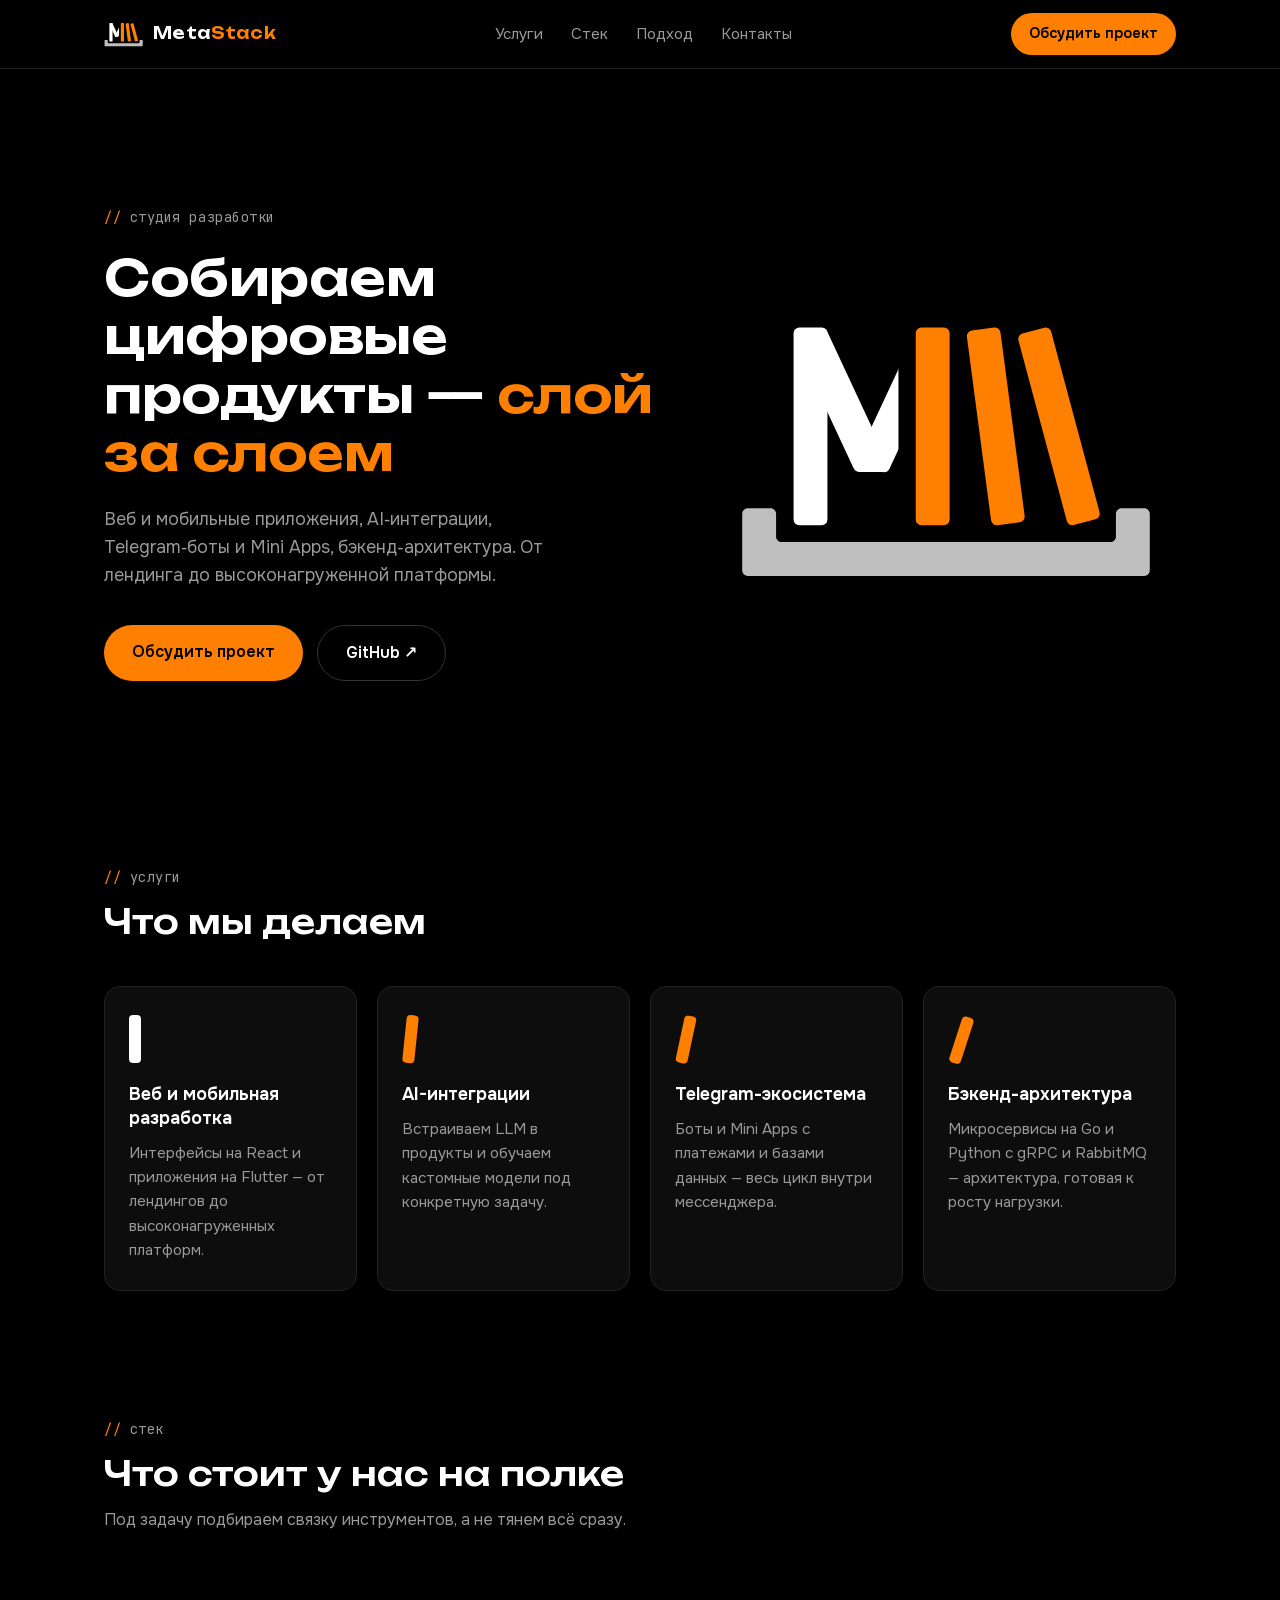
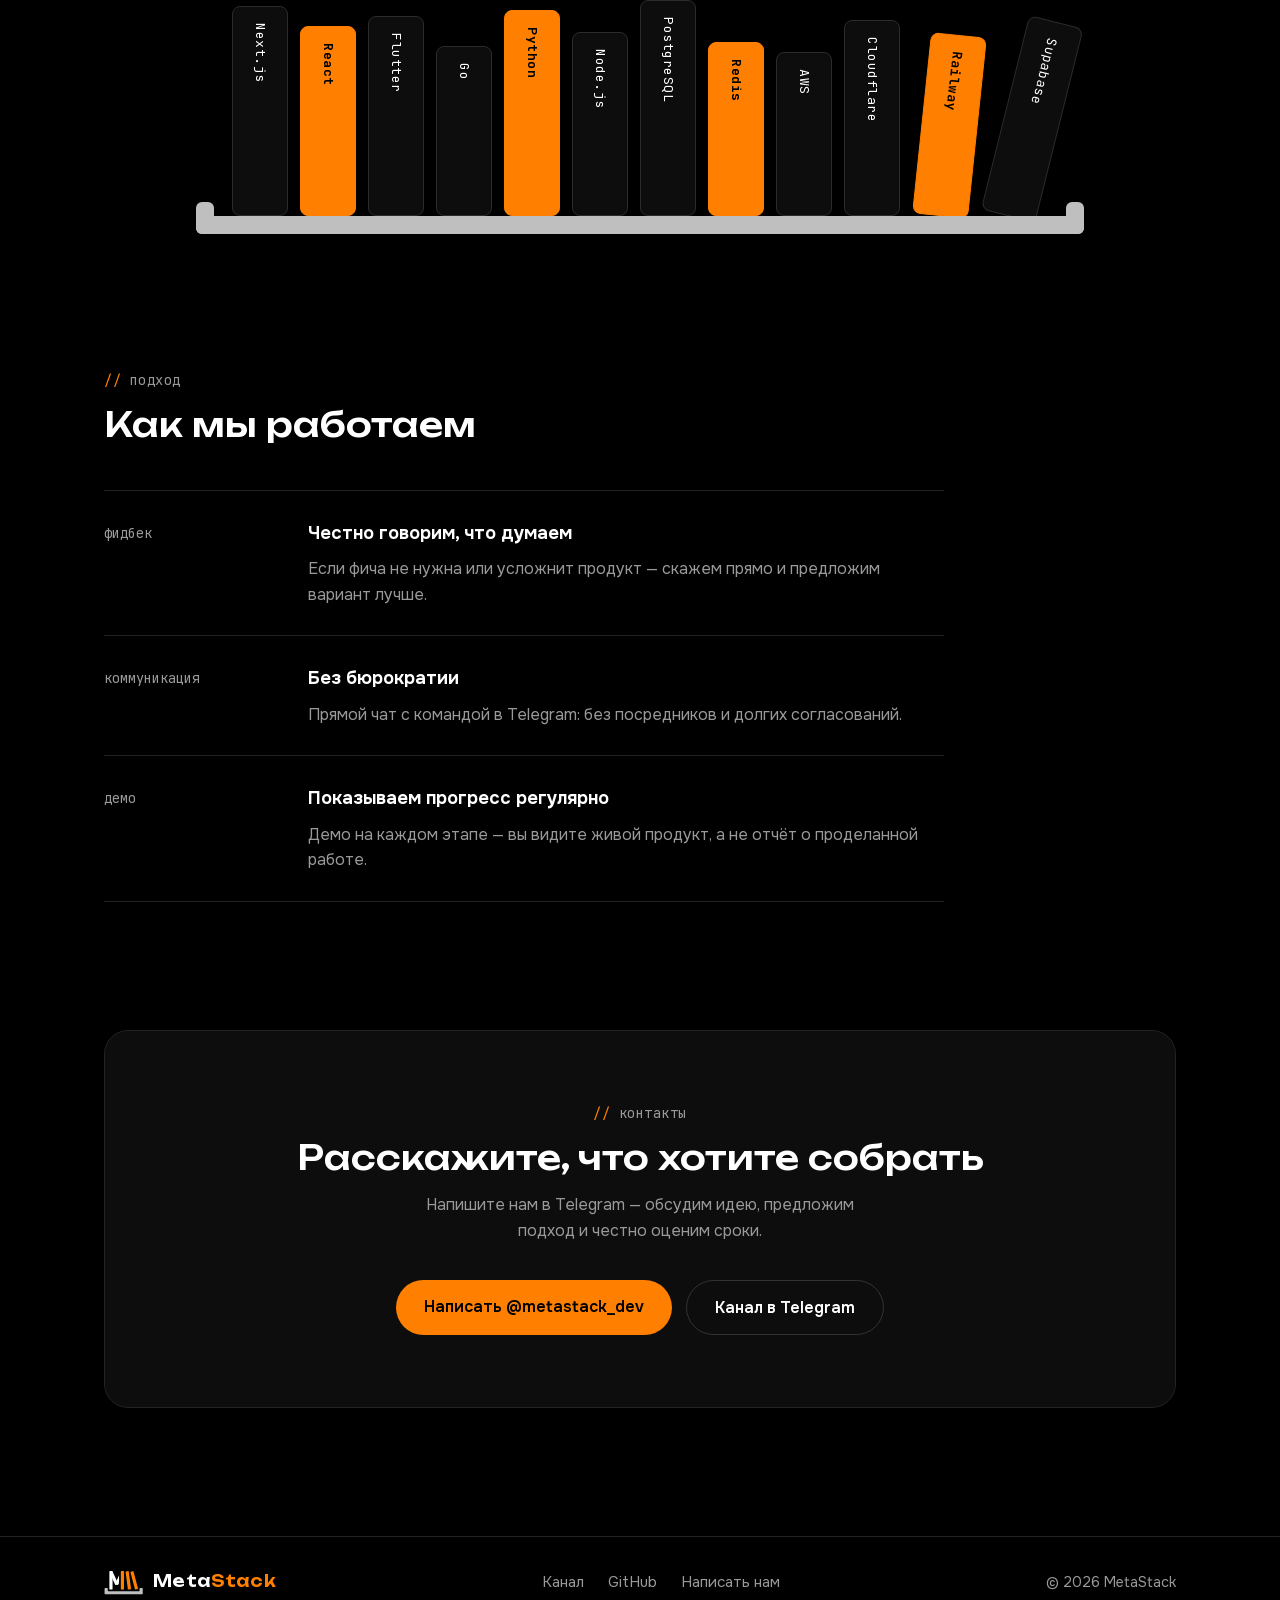
<file: index.html>
<!DOCTYPE html><html lang="ru" class="unbounded_3cfb72a9-module__ENXcxq__variable onest_1b317755-module__SE2-gW__variable jetbrains_mono_e611ac09-module__QwdL6G__variable"><head><meta charSet="utf-8"/><meta name="viewport" content="width=device-width, initial-scale=1"/><link rel="preload" href="/_next/static/media/16d91c780434f2ce-s.p.0shchh0jtv0ui.woff2" as="font" crossorigin="" type="font/woff2"/><link rel="preload" href="/_next/static/media/4e1c87b7aa9e2f2f-s.p.3o02-8iknf6dl.woff2" as="font" crossorigin="" type="font/woff2"/><link rel="preload" href="/_next/static/media/70bc3e132a0a741e-s.p.3t6q91iet4nsy.woff2" as="font" crossorigin="" type="font/woff2"/><link rel="preload" href="/_next/static/media/8800dfc60902df36-s.p.3nasnllvo8ig4.woff2" as="font" crossorigin="" type="font/woff2"/><link rel="preload" href="/_next/static/media/b59689b1142d37ce-s.p.1bk8_xp319hr4.woff2" as="font" crossorigin="" type="font/woff2"/><link rel="preload" href="/_next/static/media/cc545e633e20c56d-s.p.176arc174-8zp.woff2" as="font" crossorigin="" type="font/woff2"/><link rel="stylesheet" href="/_next/static/chunks/3gf7g391_38cg.css" data-precedence="next"/><link rel="stylesheet" href="/_next/static/chunks/12_fhxcajns3x.css" data-precedence="next"/><link rel="preload" as="script" fetchPriority="low" href="/_next/static/chunks/1jq4o6yq14o4c.js"/><script src="/_next/static/chunks/2ckqm4grawju5.js" async=""></script><script src="/_next/static/chunks/3rxl-jt3pdxgx.js" async=""></script><script src="/_next/static/chunks/turbopack-0d8oeaxqa4-xi.js" async=""></script><script src="/_next/static/chunks/158myu8e_yme3.js" async=""></script><script src="/_next/static/chunks/2gswy21j2bsqd.js" async=""></script><meta name="next-size-adjust" content=""/><title>MetaStack — студия разработки</title><meta name="description" content="Веб и мобильные приложения, AI-интеграции, Telegram-боты и Mini Apps, бэкенд-архитектура. От лендинга до высоконагруженной платформы."/><meta property="og:title" content="MetaStack — студия разработки"/><meta property="og:description" content="Веб и мобильные приложения, AI-интеграции, Telegram-боты и Mini Apps, бэкенд-архитектура."/><meta property="og:locale" content="ru_RU"/><meta property="og:type" content="website"/><meta name="twitter:card" content="summary"/><meta name="twitter:title" content="MetaStack — студия разработки"/><meta name="twitter:description" content="Веб и мобильные приложения, AI-интеграции, Telegram-боты и Mini Apps, бэкенд-архитектура."/><link rel="icon" href="/favicon.ico?favicon.1-xa65czxzdia.ico" sizes="256x256" type="image/x-icon"/><link rel="icon" href="/icon.svg?icon.0lqdyhl_33fes.svg" sizes="any" type="image/svg+xml"/><link rel="apple-touch-icon" href="/apple-icon.png?apple-icon.3y0b7rc1gnjov.png" sizes="180x180" type="image/png"/><script src="/_next/static/chunks/0cz1d0mv5g_q7.js" noModule=""></script></head><body><div hidden=""><!--$--><!--/$--></div><header class="page-module__E0kJGG__header"><div class="page-module__E0kJGG__container page-module__E0kJGG__headerInner"><a href="#top" class="page-module__E0kJGG__brand"><svg viewBox="70 126 372 246" fill="none" xmlns="http://www.w3.org/2000/svg" class="page-module__E0kJGG__brandMark" aria-hidden="true"><g><rect x="120.985" y="145.979" width="30" height="175" rx="5" fill="#fff"></rect><path d="M127.708 170.952C124.207 163.444 127.455 154.519 134.963 151.018L144.026 146.792C146.529 145.625 149.504 146.708 150.671 149.211L201.151 257.465C202.318 259.968 201.235 262.943 198.733 264.11L180.606 272.562C178.104 273.729 175.129 272.647 173.962 270.144L127.708 170.952Z" fill="#fff"></path><path d="M174.288 247.979C174.288 245.218 176.527 242.979 179.288 242.979H191.166C193.112 242.979 194.882 244.108 195.701 245.873L204.988 265.873C206.527 269.188 204.108 272.979 200.454 272.979H179.288C176.527 272.979 174.288 270.741 174.288 267.979V247.979Z" fill="#fff"></path><path d="M252.08 171.973C255.581 164.465 252.333 155.54 244.825 152.039L235.762 147.813C233.259 146.646 230.284 147.729 229.117 150.231L178.637 258.486C177.47 260.989 178.553 263.964 181.056 265.131L199.182 273.583C201.684 274.75 204.659 273.667 205.826 271.165L252.08 171.973Z" fill="#fff"></path><path d="M205.5 249C205.5 246.239 203.261 244 200.5 244H188.622C186.676 244 184.906 245.129 184.087 246.894L174.8 266.894C173.261 270.208 175.681 274 179.335 274H200.5C203.261 274 205.5 271.761 205.5 269V249Z" fill="#fff"></path></g><rect width="45" height="235" transform="matrix(-1 0 0 1 259 86)" fill="#000"></rect><g><rect x="7.5" y="-7.5" width="45" height="190" rx="12.5" transform="matrix(-1 0 0 1 274.197 146)" fill="#FF7F00" stroke="#000" stroke-width="15"></rect></g><g><rect x="303.599" y="145.3" width="173.9" height="30" rx="5" transform="rotate(82.5 303.599 145.3)" fill="#FF7F00"></rect></g><g><rect x="347.878" y="144.85" width="175.5" height="30" rx="5" transform="rotate(75 347.878 144.85)" fill="#FF7F00"></rect></g><path d="M431.5 366H80.5C77.7386 366 75.5 363.761 75.5 361V311C75.5 308.239 77.7386 306 80.5 306H100.5C103.261 306 105.5 308.239 105.5 311V331C105.5 333.761 107.739 336 110.5 336H401.5C404.261 336 406.5 333.761 406.5 331V311C406.5 308.239 408.739 306 411.5 306H431.5C434.261 306 436.5 308.239 436.5 311V336V361C436.5 363.761 434.261 366 431.5 366Z" fill="#BFBFBF"></path></svg><span class="page-module__E0kJGG__brandName">Meta<span>Stack</span></span></a><nav class="page-module__E0kJGG__nav" aria-label="Основная навигация"><a href="#services">Услуги</a><a href="#stack">Стек</a><a href="#approach">Подход</a><a href="#contacts">Контакты</a></nav><a class="page-module__E0kJGG__headerCta" href="https://t.me/metastack_dev" target="_blank" rel="noopener noreferrer">Обсудить проект</a></div></header><main id="top"><section class="page-module__E0kJGG__container page-module__E0kJGG__hero"><div><p class="page-module__E0kJGG__eyebrow"><span>//</span> студия разработки</p><h1 class="page-module__E0kJGG__heroTitle">Собираем цифровые продукты — <em>слой за слоем</em></h1><p class="page-module__E0kJGG__heroSub">Веб и мобильные приложения, AI‑интеграции, Telegram‑боты и Mini Apps, бэкенд‑архитектура. От лендинга до высоконагруженной платформы.</p><div class="page-module__E0kJGG__actions"><a class="page-module__E0kJGG__btnPrimary" href="https://t.me/metastack_dev" target="_blank" rel="noopener noreferrer">Обсудить проект</a><a class="page-module__E0kJGG__btnGhost" href="https://github.com/metastack-dev" target="_blank" rel="noopener noreferrer">GitHub ↗</a></div></div><div class="page-module__E0kJGG__heroArt"><svg viewBox="70 126 372 246" fill="none" xmlns="http://www.w3.org/2000/svg" class="page-module__E0kJGG__heroMark" aria-hidden="true"><g class="page-module__E0kJGG__logoM"><rect x="120.985" y="145.979" width="30" height="175" rx="5" fill="#fff"></rect><path d="M127.708 170.952C124.207 163.444 127.455 154.519 134.963 151.018L144.026 146.792C146.529 145.625 149.504 146.708 150.671 149.211L201.151 257.465C202.318 259.968 201.235 262.943 198.733 264.11L180.606 272.562C178.104 273.729 175.129 272.647 173.962 270.144L127.708 170.952Z" fill="#fff"></path><path d="M174.288 247.979C174.288 245.218 176.527 242.979 179.288 242.979H191.166C193.112 242.979 194.882 244.108 195.701 245.873L204.988 265.873C206.527 269.188 204.108 272.979 200.454 272.979H179.288C176.527 272.979 174.288 270.741 174.288 267.979V247.979Z" fill="#fff"></path><path d="M252.08 171.973C255.581 164.465 252.333 155.54 244.825 152.039L235.762 147.813C233.259 146.646 230.284 147.729 229.117 150.231L178.637 258.486C177.47 260.989 178.553 263.964 181.056 265.131L199.182 273.583C201.684 274.75 204.659 273.667 205.826 271.165L252.08 171.973Z" fill="#fff"></path><path d="M205.5 249C205.5 246.239 203.261 244 200.5 244H188.622C186.676 244 184.906 245.129 184.087 246.894L174.8 266.894C173.261 270.208 175.681 274 179.335 274H200.5C203.261 274 205.5 271.761 205.5 269V249Z" fill="#fff"></path></g><rect width="45" height="235" transform="matrix(-1 0 0 1 259 86)" fill="#000"></rect><g class="page-module__E0kJGG__logoBook1"><rect x="7.5" y="-7.5" width="45" height="190" rx="12.5" transform="matrix(-1 0 0 1 274.197 146)" fill="#FF7F00" stroke="#000" stroke-width="15"></rect></g><g class="page-module__E0kJGG__logoBook2"><rect x="303.599" y="145.3" width="173.9" height="30" rx="5" transform="rotate(82.5 303.599 145.3)" fill="#FF7F00"></rect></g><g class="page-module__E0kJGG__logoBook3"><rect x="347.878" y="144.85" width="175.5" height="30" rx="5" transform="rotate(75 347.878 144.85)" fill="#FF7F00"></rect></g><path d="M431.5 366H80.5C77.7386 366 75.5 363.761 75.5 361V311C75.5 308.239 77.7386 306 80.5 306H100.5C103.261 306 105.5 308.239 105.5 311V331C105.5 333.761 107.739 336 110.5 336H401.5C404.261 336 406.5 333.761 406.5 331V311C406.5 308.239 408.739 306 411.5 306H431.5C434.261 306 436.5 308.239 436.5 311V336V361C436.5 363.761 434.261 366 431.5 366Z" fill="#BFBFBF"></path></svg></div></section><section id="services" class="page-module__E0kJGG__container page-module__E0kJGG__section"><div class="reveal"><div class="page-module__E0kJGG__sectionHead"><p class="page-module__E0kJGG__eyebrow"><span>//</span> услуги</p><h2 class="page-module__E0kJGG__sectionTitle">Что мы делаем</h2></div></div><div class="page-module__E0kJGG__serviceGrid"><div class="reveal page-module__E0kJGG__serviceCell"><article class="page-module__E0kJGG__serviceCard"><span class="page-module__E0kJGG__spine page-module__E0kJGG__spineWhite" style="--lean:0deg" aria-hidden="true"></span><h3>Веб и мобильная разработка</h3><p>Интерфейсы на React и приложения на Flutter — от лендингов до высоконагруженных платформ.</p></article></div><div class="reveal page-module__E0kJGG__serviceCell" style="transition-delay:90ms"><article class="page-module__E0kJGG__serviceCard"><span class="page-module__E0kJGG__spine" style="--lean:6deg" aria-hidden="true"></span><h3>AI-интеграции</h3><p>Встраиваем LLM в продукты и обучаем кастомные модели под конкретную задачу.</p></article></div><div class="reveal page-module__E0kJGG__serviceCell" style="transition-delay:180ms"><article class="page-module__E0kJGG__serviceCard"><span class="page-module__E0kJGG__spine" style="--lean:12deg" aria-hidden="true"></span><h3>Telegram-экосистема</h3><p>Боты и Mini Apps с платежами и базами данных — весь цикл внутри мессенджера.</p></article></div><div class="reveal page-module__E0kJGG__serviceCell" style="transition-delay:270ms"><article class="page-module__E0kJGG__serviceCard"><span class="page-module__E0kJGG__spine" style="--lean:18deg" aria-hidden="true"></span><h3>Бэкенд-архитектура</h3><p>Микросервисы на Go и Python с gRPC и RabbitMQ — архитектура, готовая к росту нагрузки.</p></article></div></div></section><section id="stack" class="page-module__E0kJGG__container page-module__E0kJGG__section"><div class="reveal"><div class="page-module__E0kJGG__sectionHead"><p class="page-module__E0kJGG__eyebrow"><span>//</span> стек</p><h2 class="page-module__E0kJGG__sectionTitle">Что стоит у нас на полке</h2><p class="page-module__E0kJGG__sectionSub">Под задачу подбираем связку инструментов, а не тянем всё сразу.</p></div></div><div class="reveal"><div class="page-module__E0kJGG__shelfScroll"><div class="page-module__E0kJGG__shelfInner"><ul class="page-module__E0kJGG__shelfBooks"><li class="page-module__E0kJGG__book" style="height:210px;--lean:0deg">Next.js</li><li class="page-module__E0kJGG__book page-module__E0kJGG__bookAccent" style="height:190px;--lean:0deg">React</li><li class="page-module__E0kJGG__book" style="height:200px;--lean:0deg">Flutter</li><li class="page-module__E0kJGG__book" style="height:170px;--lean:0deg">Go</li><li class="page-module__E0kJGG__book page-module__E0kJGG__bookAccent" style="height:206px;--lean:0deg">Python</li><li class="page-module__E0kJGG__book" style="height:184px;--lean:0deg">Node.js</li><li class="page-module__E0kJGG__book" style="height:216px;--lean:0deg">PostgreSQL</li><li class="page-module__E0kJGG__book page-module__E0kJGG__bookAccent" style="height:174px;--lean:0deg">Redis</li><li class="page-module__E0kJGG__book" style="height:164px;--lean:0deg">AWS</li><li class="page-module__E0kJGG__book" style="height:196px;--lean:0deg">Cloudflare</li><li class="page-module__E0kJGG__book page-module__E0kJGG__bookAccent" style="height:182px;--lean:6deg">Railway</li><li class="page-module__E0kJGG__book" style="height:200px;--lean:14deg">Supabase</li></ul><div class="page-module__E0kJGG__tray" aria-hidden="true"></div></div></div></div></section><section id="approach" class="page-module__E0kJGG__container page-module__E0kJGG__section"><div class="reveal"><div class="page-module__E0kJGG__sectionHead"><p class="page-module__E0kJGG__eyebrow"><span>//</span> подход</p><h2 class="page-module__E0kJGG__sectionTitle">Как мы работаем</h2></div></div><div class="page-module__E0kJGG__approachList"><div class="reveal"><div class="page-module__E0kJGG__approachRow"><p class="page-module__E0kJGG__approachTag">фидбек</p><div><h3>Честно говорим, что думаем</h3><p>Если фича не нужна или усложнит продукт — скажем прямо и предложим вариант лучше.</p></div></div></div><div class="reveal" style="transition-delay:80ms"><div class="page-module__E0kJGG__approachRow"><p class="page-module__E0kJGG__approachTag">коммуникация</p><div><h3>Без бюрократии</h3><p>Прямой чат с командой в Telegram: без посредников и долгих согласований.</p></div></div></div><div class="reveal" style="transition-delay:160ms"><div class="page-module__E0kJGG__approachRow"><p class="page-module__E0kJGG__approachTag">демо</p><div><h3>Показываем прогресс регулярно</h3><p>Демо на каждом этапе — вы видите живой продукт, а не отчёт о проделанной работе.</p></div></div></div></div></section><section id="contacts" class="page-module__E0kJGG__container page-module__E0kJGG__section"><div class="reveal"><div class="page-module__E0kJGG__contactPanel"><p class="page-module__E0kJGG__eyebrow"><span>//</span> контакты</p><h2 class="page-module__E0kJGG__sectionTitle">Расскажите, что хотите собрать</h2><p class="page-module__E0kJGG__contactSub">Напишите нам в Telegram — обсудим идею, предложим подход и честно оценим сроки.</p><div class="page-module__E0kJGG__actions page-module__E0kJGG__actionsCenter"><a class="page-module__E0kJGG__btnPrimary" href="https://t.me/metastack_dev" target="_blank" rel="noopener noreferrer">Написать @metastack_dev</a><a class="page-module__E0kJGG__btnGhost" href="https://t.me/metastack_main" target="_blank" rel="noopener noreferrer">Канал в Telegram</a></div></div></div></section></main><footer class="page-module__E0kJGG__footer"><div class="page-module__E0kJGG__container page-module__E0kJGG__footerInner"><a href="#top" class="page-module__E0kJGG__brand"><svg viewBox="70 126 372 246" fill="none" xmlns="http://www.w3.org/2000/svg" class="page-module__E0kJGG__brandMark" aria-hidden="true"><g><rect x="120.985" y="145.979" width="30" height="175" rx="5" fill="#fff"></rect><path d="M127.708 170.952C124.207 163.444 127.455 154.519 134.963 151.018L144.026 146.792C146.529 145.625 149.504 146.708 150.671 149.211L201.151 257.465C202.318 259.968 201.235 262.943 198.733 264.11L180.606 272.562C178.104 273.729 175.129 272.647 173.962 270.144L127.708 170.952Z" fill="#fff"></path><path d="M174.288 247.979C174.288 245.218 176.527 242.979 179.288 242.979H191.166C193.112 242.979 194.882 244.108 195.701 245.873L204.988 265.873C206.527 269.188 204.108 272.979 200.454 272.979H179.288C176.527 272.979 174.288 270.741 174.288 267.979V247.979Z" fill="#fff"></path><path d="M252.08 171.973C255.581 164.465 252.333 155.54 244.825 152.039L235.762 147.813C233.259 146.646 230.284 147.729 229.117 150.231L178.637 258.486C177.47 260.989 178.553 263.964 181.056 265.131L199.182 273.583C201.684 274.75 204.659 273.667 205.826 271.165L252.08 171.973Z" fill="#fff"></path><path d="M205.5 249C205.5 246.239 203.261 244 200.5 244H188.622C186.676 244 184.906 245.129 184.087 246.894L174.8 266.894C173.261 270.208 175.681 274 179.335 274H200.5C203.261 274 205.5 271.761 205.5 269V249Z" fill="#fff"></path></g><rect width="45" height="235" transform="matrix(-1 0 0 1 259 86)" fill="#000"></rect><g><rect x="7.5" y="-7.5" width="45" height="190" rx="12.5" transform="matrix(-1 0 0 1 274.197 146)" fill="#FF7F00" stroke="#000" stroke-width="15"></rect></g><g><rect x="303.599" y="145.3" width="173.9" height="30" rx="5" transform="rotate(82.5 303.599 145.3)" fill="#FF7F00"></rect></g><g><rect x="347.878" y="144.85" width="175.5" height="30" rx="5" transform="rotate(75 347.878 144.85)" fill="#FF7F00"></rect></g><path d="M431.5 366H80.5C77.7386 366 75.5 363.761 75.5 361V311C75.5 308.239 77.7386 306 80.5 306H100.5C103.261 306 105.5 308.239 105.5 311V331C105.5 333.761 107.739 336 110.5 336H401.5C404.261 336 406.5 333.761 406.5 331V311C406.5 308.239 408.739 306 411.5 306H431.5C434.261 306 436.5 308.239 436.5 311V336V361C436.5 363.761 434.261 366 431.5 366Z" fill="#BFBFBF"></path></svg><span class="page-module__E0kJGG__brandName">Meta<span>Stack</span></span></a><nav class="page-module__E0kJGG__footerNav" aria-label="Ссылки"><a href="https://t.me/metastack_main" target="_blank" rel="noopener noreferrer">Канал</a><a href="https://github.com/metastack-dev" target="_blank" rel="noopener noreferrer">GitHub</a><a href="https://t.me/metastack_dev" target="_blank" rel="noopener noreferrer">Написать нам</a></nav><p class="page-module__E0kJGG__copyright">© 2026 MetaStack</p></div></footer><!--$--><!--/$--><script src="/_next/static/chunks/1jq4o6yq14o4c.js" id="_R_" async=""></script><script>(self.__next_f=self.__next_f||[]).push([0])</script><script>self.__next_f.push([1,"1:\"$Sreact.fragment\"\n2:I[39756,[\"/_next/static/chunks/158myu8e_yme3.js\"],\"default\"]\n3:I[37457,[\"/_next/static/chunks/158myu8e_yme3.js\"],\"default\"]\ne:I[68027,[\"/_next/static/chunks/158myu8e_yme3.js\"],\"default\",1]\n:HL[\"/_next/static/chunks/3gf7g391_38cg.css\",\"style\"]\n:HL[\"/_next/static/media/16d91c780434f2ce-s.p.0shchh0jtv0ui.woff2\",\"font\",{\"crossOrigin\":\"\",\"type\":\"font/woff2\"}]\n:HL[\"/_next/static/media/4e1c87b7aa9e2f2f-s.p.3o02-8iknf6dl.woff2\",\"font\",{\"crossOrigin\":\"\",\"type\":\"font/woff2\"}]\n:HL[\"/_next/static/media/70bc3e132a0a741e-s.p.3t6q91iet4nsy.woff2\",\"font\",{\"crossOrigin\":\"\",\"type\":\"font/woff2\"}]\n:HL[\"/_next/static/media/8800dfc60902df36-s.p.3nasnllvo8ig4.woff2\",\"font\",{\"crossOrigin\":\"\",\"type\":\"font/woff2\"}]\n:HL[\"/_next/static/media/b59689b1142d37ce-s.p.1bk8_xp319hr4.woff2\",\"font\",{\"crossOrigin\":\"\",\"type\":\"font/woff2\"}]\n:HL[\"/_next/static/media/cc545e633e20c56d-s.p.176arc174-8zp.woff2\",\"font\",{\"crossOrigin\":\"\",\"type\":\"font/woff2\"}]\n:HL[\"/_next/static/chunks/12_fhxcajns3x.css\",\"style\"]\n"])</script><script>self.__next_f.push([1,"0:{\"P\":null,\"c\":[\"\",\"\"],\"q\":\"\",\"i\":false,\"f\":[[[\"\",{\"children\":[\"__PAGE__\",{}]},\"$undefined\",\"$undefined\",16],[[\"$\",\"$1\",\"c\",{\"children\":[[[\"$\",\"link\",\"0\",{\"rel\":\"stylesheet\",\"href\":\"/_next/static/chunks/3gf7g391_38cg.css\",\"precedence\":\"next\",\"crossOrigin\":\"$undefined\",\"nonce\":\"$undefined\"}],[\"$\",\"script\",\"script-0\",{\"src\":\"/_next/static/chunks/158myu8e_yme3.js\",\"async\":true,\"nonce\":\"$undefined\"}]],[\"$\",\"html\",null,{\"lang\":\"ru\",\"className\":\"unbounded_3cfb72a9-module__ENXcxq__variable onest_1b317755-module__SE2-gW__variable jetbrains_mono_e611ac09-module__QwdL6G__variable\",\"children\":[\"$\",\"body\",null,{\"children\":[\"$\",\"$L2\",null,{\"parallelRouterKey\":\"children\",\"error\":\"$undefined\",\"errorStyles\":\"$undefined\",\"errorScripts\":\"$undefined\",\"template\":[\"$\",\"$L3\",null,{}],\"templateStyles\":\"$undefined\",\"templateScripts\":\"$undefined\",\"notFound\":[[[\"$\",\"title\",null,{\"children\":\"404: This page could not be found.\"}],[\"$\",\"div\",null,{\"style\":{\"fontFamily\":\"system-ui,\\\"Segoe UI\\\",Roboto,Helvetica,Arial,sans-serif,\\\"Apple Color Emoji\\\",\\\"Segoe UI Emoji\\\"\",\"height\":\"100vh\",\"textAlign\":\"center\",\"display\":\"flex\",\"flexDirection\":\"column\",\"alignItems\":\"center\",\"justifyContent\":\"center\"},\"children\":[\"$\",\"div\",null,{\"children\":[[\"$\",\"style\",null,{\"dangerouslySetInnerHTML\":{\"__html\":\"body{color:#000;background:#fff;margin:0}.next-error-h1{border-right:1px solid rgba(0,0,0,.3)}@media (prefers-color-scheme:dark){body{color:#fff;background:#000}.next-error-h1{border-right:1px solid rgba(255,255,255,.3)}}\"}}],[\"$\",\"h1\",null,{\"className\":\"next-error-h1\",\"style\":{\"display\":\"inline-block\",\"margin\":\"0 20px 0 0\",\"padding\":\"0 23px 0 0\",\"fontSize\":24,\"fontWeight\":500,\"verticalAlign\":\"top\",\"lineHeight\":\"49px\"},\"children\":404}],[\"$\",\"div\",null,{\"style\":{\"display\":\"inline-block\"},\"children\":[\"$\",\"h2\",null,{\"style\":{\"fontSize\":14,\"fontWeight\":400,\"lineHeight\":\"49px\",\"margin\":0},\"children\":\"This page could not be found.\"}]}]]}]}]],[]],\"forbidden\":\"$undefined\",\"unauthorized\":\"$undefined\"}]}]}]]}],{\"children\":[[\"$\",\"$1\",\"c\",{\"children\":[[[\"$\",\"header\",null,{\"className\":\"page-module__E0kJGG__header\",\"children\":[\"$\",\"div\",null,{\"className\":\"page-module__E0kJGG__container page-module__E0kJGG__headerInner\",\"children\":[[\"$\",\"a\",null,{\"href\":\"#top\",\"className\":\"page-module__E0kJGG__brand\",\"children\":[[\"$\",\"svg\",null,{\"viewBox\":\"70 126 372 246\",\"fill\":\"none\",\"xmlns\":\"http://www.w3.org/2000/svg\",\"className\":\"page-module__E0kJGG__brandMark\",\"aria-hidden\":\"true\",\"children\":[[\"$\",\"g\",null,{\"className\":\"$undefined\",\"children\":[[\"$\",\"rect\",null,{\"x\":\"120.985\",\"y\":\"145.979\",\"width\":\"30\",\"height\":\"175\",\"rx\":\"5\",\"fill\":\"#fff\"}],[\"$\",\"path\",null,{\"d\":\"M127.708 170.952C124.207 163.444 127.455 154.519 134.963 151.018L144.026 146.792C146.529 145.625 149.504 146.708 150.671 149.211L201.151 257.465C202.318 259.968 201.235 262.943 198.733 264.11L180.606 272.562C178.104 273.729 175.129 272.647 173.962 270.144L127.708 170.952Z\",\"fill\":\"#fff\"}],[\"$\",\"path\",null,{\"d\":\"M174.288 247.979C174.288 245.218 176.527 242.979 179.288 242.979H191.166C193.112 242.979 194.882 244.108 195.701 245.873L204.988 265.873C206.527 269.188 204.108 272.979 200.454 272.979H179.288C176.527 272.979 174.288 270.741 174.288 267.979V247.979Z\",\"fill\":\"#fff\"}],[\"$\",\"path\",null,{\"d\":\"M252.08 171.973C255.581 164.465 252.333 155.54 244.825 152.039L235.762 147.813C233.259 146.646 230.284 147.729 229.117 150.231L178.637 258.486C177.47 260.989 178.553 263.964 181.056 265.131L199.182 273.583C201.684 274.75 204.659 273.667 205.826 271.165L252.08 171.973Z\",\"fill\":\"#fff\"}],[\"$\",\"path\",null,{\"d\":\"M205.5 249C205.5 246.239 203.261 244 200.5 244H188.622C186.676 244 184.906 245.129 184.087 246.894L174.8 266.894C173.261 270.208 175.681 274 179.335 274H200.5C203.261 274 205.5 271.761 205.5 269V249Z\",\"fill\":\"#fff\"}]]}],[\"$\",\"rect\",null,{\"width\":\"45\",\"height\":\"235\",\"transform\":\"matrix(-1 0 0 1 259 86)\",\"fill\":\"#000\"}],[\"$\",\"g\",null,{\"className\":\"$undefined\",\"children\":[\"$\",\"rect\",null,{\"x\":\"7.5\",\"y\":\"-7.5\",\"width\":\"45\",\"height\":\"190\",\"rx\":\"12.5\",\"transform\":\"matrix(-1 0 0 1 274.197 146)\",\"fill\":\"#FF7F00\",\"stroke\":\"#000\",\"strokeWidth\":\"15\"}]}],[\"$\",\"g\",null,{\"className\":\"$undefined\",\"children\":[\"$\",\"rect\",null,{\"x\":\"303.599\",\"y\":\"145.3\",\"width\":\"173.9\",\"height\":\"30\",\"rx\":\"5\",\"transform\":\"rotate(82.5 303.599 145.3)\",\"fill\":\"#FF7F00\"}]}],[\"$\",\"g\",null,{\"className\":\"$undefined\",\"children\":[\"$\",\"rect\",null,{\"x\":\"347.878\",\"y\":\"144.85\",\"width\":\"175.5\",\"height\":\"30\",\"rx\":\"5\",\"transform\":\"rotate(75 347.878 144.85)\",\"fill\":\"#FF7F00\"}]}],\"$L4\"]}],\"$L5\"]}],\"$L6\",\"$L7\"]}]}],\"$L8\",\"$L9\"],[\"$La\",\"$Lb\"],\"$Lc\"]}],{},null,false,null]},null,false,null],\"$Ld\",false]],\"m\":\"$undefined\",\"G\":[\"$e\",[\"$Lf\"]],\"S\":true,\"h\":null,\"s\":\"$undefined\",\"l\":\"$undefined\",\"p\":\"$undefined\",\"d\":\"$undefined\",\"b\":\"sjJDzlc_gZU9nniRFhwAo\"}\n"])</script><script>self.__next_f.push([1,"10:I[13872,[\"/_next/static/chunks/158myu8e_yme3.js\",\"/_next/static/chunks/2gswy21j2bsqd.js\"],\"default\"]\n17:I[97367,[\"/_next/static/chunks/158myu8e_yme3.js\"],\"OutletBoundary\"]\n18:\"$Sreact.suspense\"\n1a:I[97367,[\"/_next/static/chunks/158myu8e_yme3.js\"],\"ViewportBoundary\"]\n1c:I[97367,[\"/_next/static/chunks/158myu8e_yme3.js\"],\"MetadataBoundary\"]\n4:[\"$\",\"path\",null,{\"d\":\"M431.5 366H80.5C77.7386 366 75.5 363.761 75.5 361V311C75.5 308.239 77.7386 306 80.5 306H100.5C103.261 306 105.5 308.239 105.5 311V331C105.5 333.761 107.739 336 110.5 336H401.5C404.261 336 406.5 333.761 406.5 331V311C406.5 308.239 408.739 306 411.5 306H431.5C434.261 306 436.5 308.239 436.5 311V336V361C436.5 363.761 434.261 366 431.5 366Z\",\"fill\":\"#BFBFBF\"}]\n5:[\"$\",\"span\",null,{\"className\":\"page-module__E0kJGG__brandName\",\"children\":[\"Meta\",[\"$\",\"span\",null,{\"children\":\"Stack\"}]]}]\n6:[\"$\",\"nav\",null,{\"className\":\"page-module__E0kJGG__nav\",\"aria-label\":\"Основная навигация\",\"children\":[[\"$\",\"a\",null,{\"href\":\"#services\",\"children\":\"Услуги\"}],[\"$\",\"a\",null,{\"href\":\"#stack\",\"children\":\"Стек\"}],[\"$\",\"a\",null,{\"href\":\"#approach\",\"children\":\"Подход\"}],[\"$\",\"a\",null,{\"href\":\"#contacts\",\"children\":\"Контакты\"}]]}]\n7:[\"$\",\"a\",null,{\"className\":\"page-module__E0kJGG__headerCta\",\"href\":\"https://t.me/metastack_dev\",\"target\":\"_blank\",\"rel\":\"noopener noreferrer\",\"children\":\"Обсудить проект\"}]\n"])</script><script>self.__next_f.push([1,"8:[\"$\",\"main\",null,{\"id\":\"top\",\"children\":[[\"$\",\"section\",null,{\"className\":\"page-module__E0kJGG__container page-module__E0kJGG__hero\",\"children\":[[\"$\",\"div\",null,{\"className\":\"$undefined\",\"children\":[[\"$\",\"p\",null,{\"className\":\"page-module__E0kJGG__eyebrow\",\"children\":[[\"$\",\"span\",null,{\"children\":\"//\"}],\" студия разработки\"]}],[\"$\",\"h1\",null,{\"className\":\"page-module__E0kJGG__heroTitle\",\"children\":[\"Собираем цифровые продукты — \",[\"$\",\"em\",null,{\"children\":\"слой за слоем\"}]]}],[\"$\",\"p\",null,{\"className\":\"page-module__E0kJGG__heroSub\",\"children\":\"Веб и мобильные приложения, AI‑интеграции, Telegram‑боты и Mini Apps, бэкенд‑архитектура. От лендинга до высоконагруженной платформы.\"}],[\"$\",\"div\",null,{\"className\":\"page-module__E0kJGG__actions\",\"children\":[[\"$\",\"a\",null,{\"className\":\"page-module__E0kJGG__btnPrimary\",\"href\":\"https://t.me/metastack_dev\",\"target\":\"_blank\",\"rel\":\"noopener noreferrer\",\"children\":\"Обсудить проект\"}],[\"$\",\"a\",null,{\"className\":\"page-module__E0kJGG__btnGhost\",\"href\":\"https://github.com/metastack-dev\",\"target\":\"_blank\",\"rel\":\"noopener noreferrer\",\"children\":\"GitHub ↗\"}]]}]]}],[\"$\",\"div\",null,{\"className\":\"page-module__E0kJGG__heroArt\",\"children\":[\"$\",\"svg\",null,{\"viewBox\":\"70 126 372 246\",\"fill\":\"none\",\"xmlns\":\"http://www.w3.org/2000/svg\",\"className\":\"page-module__E0kJGG__heroMark\",\"aria-hidden\":\"true\",\"children\":[[\"$\",\"g\",null,{\"className\":\"page-module__E0kJGG__logoM\",\"children\":[[\"$\",\"rect\",null,{\"x\":\"120.985\",\"y\":\"145.979\",\"width\":\"30\",\"height\":\"175\",\"rx\":\"5\",\"fill\":\"#fff\"}],[\"$\",\"path\",null,{\"d\":\"M127.708 170.952C124.207 163.444 127.455 154.519 134.963 151.018L144.026 146.792C146.529 145.625 149.504 146.708 150.671 149.211L201.151 257.465C202.318 259.968 201.235 262.943 198.733 264.11L180.606 272.562C178.104 273.729 175.129 272.647 173.962 270.144L127.708 170.952Z\",\"fill\":\"#fff\"}],[\"$\",\"path\",null,{\"d\":\"M174.288 247.979C174.288 245.218 176.527 242.979 179.288 242.979H191.166C193.112 242.979 194.882 244.108 195.701 245.873L204.988 265.873C206.527 269.188 204.108 272.979 200.454 272.979H179.288C176.527 272.979 174.288 270.741 174.288 267.979V247.979Z\",\"fill\":\"#fff\"}],[\"$\",\"path\",null,{\"d\":\"M252.08 171.973C255.581 164.465 252.333 155.54 244.825 152.039L235.762 147.813C233.259 146.646 230.284 147.729 229.117 150.231L178.637 258.486C177.47 260.989 178.553 263.964 181.056 265.131L199.182 273.583C201.684 274.75 204.659 273.667 205.826 271.165L252.08 171.973Z\",\"fill\":\"#fff\"}],[\"$\",\"path\",null,{\"d\":\"M205.5 249C205.5 246.239 203.261 244 200.5 244H188.622C186.676 244 184.906 245.129 184.087 246.894L174.8 266.894C173.261 270.208 175.681 274 179.335 274H200.5C203.261 274 205.5 271.761 205.5 269V249Z\",\"fill\":\"#fff\"}]]}],[\"$\",\"rect\",null,{\"width\":\"45\",\"height\":\"235\",\"transform\":\"matrix(-1 0 0 1 259 86)\",\"fill\":\"#000\"}],[\"$\",\"g\",null,{\"className\":\"page-module__E0kJGG__logoBook1\",\"children\":[\"$\",\"rect\",null,{\"x\":\"7.5\",\"y\":\"-7.5\",\"width\":\"45\",\"height\":\"190\",\"rx\":\"12.5\",\"transform\":\"matrix(-1 0 0 1 274.197 146)\",\"fill\":\"#FF7F00\",\"stroke\":\"#000\",\"strokeWidth\":\"15\"}]}],[\"$\",\"g\",null,{\"className\":\"page-module__E0kJGG__logoBook2\",\"children\":[\"$\",\"rect\",null,{\"x\":\"303.599\",\"y\":\"145.3\",\"width\":\"173.9\",\"height\":\"30\",\"rx\":\"5\",\"transform\":\"rotate(82.5 303.599 145.3)\",\"fill\":\"#FF7F00\"}]}],[\"$\",\"g\",null,{\"className\":\"page-module__E0kJGG__logoBook3\",\"children\":[\"$\",\"rect\",null,{\"x\":\"347.878\",\"y\":\"144.85\",\"width\":\"175.5\",\"height\":\"30\",\"rx\":\"5\",\"transform\":\"rotate(75 347.878 144.85)\",\"fill\":\"#FF7F00\"}]}],[\"$\",\"path\",null,{\"d\":\"M431.5 366H80.5C77.7386 366 75.5 363.761 75.5 361V311C75.5 308.239 77.7386 306 80.5 306H100.5C103.261 306 105.5 308.239 105.5 311V331C105.5 333.761 107.739 336 110.5 336H401.5C404.261 336 406.5 333.761 406.5 331V311C406.5 308.239 408.739 306 411.5 306H431.5C434.261 306 436.5 308.239 436.5 311V336V361C436.5 363.761 434.261 366 431.5 366Z\",\"fill\":\"#BFBFBF\"}]]}]}]]}],[\"$\",\"section\",null,{\"id\":\"services\",\"className\":\"page-module__E0kJGG__container page-module__E0kJGG__section\",\"children\":[[\"$\",\"$L10\",null,{\"children\":[\"$\",\"div\",null,{\"className\":\"page-module__E0kJGG__sectionHead\",\"children\":[\"$L11\",\"$L12\"]}]}],\"$L13\"]}],\"$L14\",\"$L15\",\"$L16\"]}]\n"])</script><script>self.__next_f.push([1,"9:[\"$\",\"footer\",null,{\"className\":\"page-module__E0kJGG__footer\",\"children\":[\"$\",\"div\",null,{\"className\":\"page-module__E0kJGG__container page-module__E0kJGG__footerInner\",\"children\":[[\"$\",\"a\",null,{\"href\":\"#top\",\"className\":\"page-module__E0kJGG__brand\",\"children\":[[\"$\",\"svg\",null,{\"viewBox\":\"70 126 372 246\",\"fill\":\"none\",\"xmlns\":\"http://www.w3.org/2000/svg\",\"className\":\"page-module__E0kJGG__brandMark\",\"aria-hidden\":\"true\",\"children\":[[\"$\",\"g\",null,{\"className\":\"$undefined\",\"children\":[[\"$\",\"rect\",null,{\"x\":\"120.985\",\"y\":\"145.979\",\"width\":\"30\",\"height\":\"175\",\"rx\":\"5\",\"fill\":\"#fff\"}],[\"$\",\"path\",null,{\"d\":\"M127.708 170.952C124.207 163.444 127.455 154.519 134.963 151.018L144.026 146.792C146.529 145.625 149.504 146.708 150.671 149.211L201.151 257.465C202.318 259.968 201.235 262.943 198.733 264.11L180.606 272.562C178.104 273.729 175.129 272.647 173.962 270.144L127.708 170.952Z\",\"fill\":\"#fff\"}],[\"$\",\"path\",null,{\"d\":\"M174.288 247.979C174.288 245.218 176.527 242.979 179.288 242.979H191.166C193.112 242.979 194.882 244.108 195.701 245.873L204.988 265.873C206.527 269.188 204.108 272.979 200.454 272.979H179.288C176.527 272.979 174.288 270.741 174.288 267.979V247.979Z\",\"fill\":\"#fff\"}],[\"$\",\"path\",null,{\"d\":\"M252.08 171.973C255.581 164.465 252.333 155.54 244.825 152.039L235.762 147.813C233.259 146.646 230.284 147.729 229.117 150.231L178.637 258.486C177.47 260.989 178.553 263.964 181.056 265.131L199.182 273.583C201.684 274.75 204.659 273.667 205.826 271.165L252.08 171.973Z\",\"fill\":\"#fff\"}],[\"$\",\"path\",null,{\"d\":\"M205.5 249C205.5 246.239 203.261 244 200.5 244H188.622C186.676 244 184.906 245.129 184.087 246.894L174.8 266.894C173.261 270.208 175.681 274 179.335 274H200.5C203.261 274 205.5 271.761 205.5 269V249Z\",\"fill\":\"#fff\"}]]}],[\"$\",\"rect\",null,{\"width\":\"45\",\"height\":\"235\",\"transform\":\"matrix(-1 0 0 1 259 86)\",\"fill\":\"#000\"}],[\"$\",\"g\",null,{\"className\":\"$undefined\",\"children\":[\"$\",\"rect\",null,{\"x\":\"7.5\",\"y\":\"-7.5\",\"width\":\"45\",\"height\":\"190\",\"rx\":\"12.5\",\"transform\":\"matrix(-1 0 0 1 274.197 146)\",\"fill\":\"#FF7F00\",\"stroke\":\"#000\",\"strokeWidth\":\"15\"}]}],[\"$\",\"g\",null,{\"className\":\"$undefined\",\"children\":[\"$\",\"rect\",null,{\"x\":\"303.599\",\"y\":\"145.3\",\"width\":\"173.9\",\"height\":\"30\",\"rx\":\"5\",\"transform\":\"rotate(82.5 303.599 145.3)\",\"fill\":\"#FF7F00\"}]}],[\"$\",\"g\",null,{\"className\":\"$undefined\",\"children\":[\"$\",\"rect\",null,{\"x\":\"347.878\",\"y\":\"144.85\",\"width\":\"175.5\",\"height\":\"30\",\"rx\":\"5\",\"transform\":\"rotate(75 347.878 144.85)\",\"fill\":\"#FF7F00\"}]}],[\"$\",\"path\",null,{\"d\":\"M431.5 366H80.5C77.7386 366 75.5 363.761 75.5 361V311C75.5 308.239 77.7386 306 80.5 306H100.5C103.261 306 105.5 308.239 105.5 311V331C105.5 333.761 107.739 336 110.5 336H401.5C404.261 336 406.5 333.761 406.5 331V311C406.5 308.239 408.739 306 411.5 306H431.5C434.261 306 436.5 308.239 436.5 311V336V361C436.5 363.761 434.261 366 431.5 366Z\",\"fill\":\"#BFBFBF\"}]]}],[\"$\",\"span\",null,{\"className\":\"page-module__E0kJGG__brandName\",\"children\":[\"Meta\",[\"$\",\"span\",null,{\"children\":\"Stack\"}]]}]]}],[\"$\",\"nav\",null,{\"className\":\"page-module__E0kJGG__footerNav\",\"aria-label\":\"Ссылки\",\"children\":[[\"$\",\"a\",null,{\"href\":\"https://t.me/metastack_main\",\"target\":\"_blank\",\"rel\":\"noopener noreferrer\",\"children\":\"Канал\"}],[\"$\",\"a\",null,{\"href\":\"https://github.com/metastack-dev\",\"target\":\"_blank\",\"rel\":\"noopener noreferrer\",\"children\":\"GitHub\"}],[\"$\",\"a\",null,{\"href\":\"https://t.me/metastack_dev\",\"target\":\"_blank\",\"rel\":\"noopener noreferrer\",\"children\":\"Написать нам\"}]]}],[\"$\",\"p\",null,{\"className\":\"page-module__E0kJGG__copyright\",\"children\":\"© 2026 MetaStack\"}]]}]}]\n"])</script><script>self.__next_f.push([1,"a:[\"$\",\"link\",\"0\",{\"rel\":\"stylesheet\",\"href\":\"/_next/static/chunks/12_fhxcajns3x.css\",\"precedence\":\"next\",\"crossOrigin\":\"$undefined\",\"nonce\":\"$undefined\"}]\nb:[\"$\",\"script\",\"script-0\",{\"src\":\"/_next/static/chunks/2gswy21j2bsqd.js\",\"async\":true,\"nonce\":\"$undefined\"}]\nc:[\"$\",\"$L17\",null,{\"children\":[\"$\",\"$18\",null,{\"name\":\"Next.MetadataOutlet\",\"children\":\"$@19\"}]}]\nd:[\"$\",\"$1\",\"h\",{\"children\":[null,[\"$\",\"$L1a\",null,{\"children\":\"$L1b\"}],[\"$\",\"div\",null,{\"hidden\":true,\"children\":[\"$\",\"$L1c\",null,{\"children\":[\"$\",\"$18\",null,{\"name\":\"Next.Metadata\",\"children\":\"$L1d\"}]}]}],[\"$\",\"meta\",null,{\"name\":\"next-size-adjust\",\"content\":\"\"}]]}]\nf:[\"$\",\"link\",\"0\",{\"rel\":\"stylesheet\",\"href\":\"/_next/static/chunks/3gf7g391_38cg.css\",\"precedence\":\"next\",\"crossOrigin\":\"$undefined\",\"nonce\":\"$undefined\"}]\n"])</script><script>self.__next_f.push([1,"11:[\"$\",\"p\",null,{\"className\":\"page-module__E0kJGG__eyebrow\",\"children\":[[\"$\",\"span\",null,{\"children\":\"//\"}],\" услуги\"]}]\n12:[\"$\",\"h2\",null,{\"className\":\"page-module__E0kJGG__sectionTitle\",\"children\":\"Что мы делаем\"}]\n"])</script><script>self.__next_f.push([1,"13:[\"$\",\"div\",null,{\"className\":\"page-module__E0kJGG__serviceGrid\",\"children\":[[\"$\",\"$L10\",\"Веб и мобильная разработка\",{\"className\":\"page-module__E0kJGG__serviceCell\",\"delay\":0,\"children\":[\"$\",\"article\",null,{\"className\":\"page-module__E0kJGG__serviceCard\",\"children\":[[\"$\",\"span\",null,{\"className\":\"page-module__E0kJGG__spine page-module__E0kJGG__spineWhite\",\"style\":{\"--lean\":\"0deg\"},\"aria-hidden\":\"true\"}],[\"$\",\"h3\",null,{\"children\":\"Веб и мобильная разработка\"}],[\"$\",\"p\",null,{\"children\":\"Интерфейсы на React и приложения на Flutter — от лендингов до высоконагруженных платформ.\"}]]}]}],[\"$\",\"$L10\",\"AI-интеграции\",{\"className\":\"page-module__E0kJGG__serviceCell\",\"delay\":90,\"children\":[\"$\",\"article\",null,{\"className\":\"page-module__E0kJGG__serviceCard\",\"children\":[[\"$\",\"span\",null,{\"className\":\"page-module__E0kJGG__spine\",\"style\":{\"--lean\":\"6deg\"},\"aria-hidden\":\"true\"}],[\"$\",\"h3\",null,{\"children\":\"AI-интеграции\"}],[\"$\",\"p\",null,{\"children\":\"Встраиваем LLM в продукты и обучаем кастомные модели под конкретную задачу.\"}]]}]}],[\"$\",\"$L10\",\"Telegram-экосистема\",{\"className\":\"page-module__E0kJGG__serviceCell\",\"delay\":180,\"children\":[\"$\",\"article\",null,{\"className\":\"page-module__E0kJGG__serviceCard\",\"children\":[[\"$\",\"span\",null,{\"className\":\"page-module__E0kJGG__spine\",\"style\":{\"--lean\":\"12deg\"},\"aria-hidden\":\"true\"}],[\"$\",\"h3\",null,{\"children\":\"Telegram-экосистема\"}],[\"$\",\"p\",null,{\"children\":\"Боты и Mini Apps с платежами и базами данных — весь цикл внутри мессенджера.\"}]]}]}],[\"$\",\"$L10\",\"Бэкенд-архитектура\",{\"className\":\"page-module__E0kJGG__serviceCell\",\"delay\":270,\"children\":[\"$\",\"article\",null,{\"className\":\"page-module__E0kJGG__serviceCard\",\"children\":[[\"$\",\"span\",null,{\"className\":\"page-module__E0kJGG__spine\",\"style\":{\"--lean\":\"18deg\"},\"aria-hidden\":\"true\"}],[\"$\",\"h3\",null,{\"children\":\"Бэкенд-архитектура\"}],[\"$\",\"p\",null,{\"children\":\"Микросервисы на Go и Python с gRPC и RabbitMQ — архитектура, готовая к росту нагрузки.\"}]]}]}]]}]\n"])</script><script>self.__next_f.push([1,"14:[\"$\",\"section\",null,{\"id\":\"stack\",\"className\":\"page-module__E0kJGG__container page-module__E0kJGG__section\",\"children\":[[\"$\",\"$L10\",null,{\"children\":[\"$\",\"div\",null,{\"className\":\"page-module__E0kJGG__sectionHead\",\"children\":[[\"$\",\"p\",null,{\"className\":\"page-module__E0kJGG__eyebrow\",\"children\":[[\"$\",\"span\",null,{\"children\":\"//\"}],\" стек\"]}],[\"$\",\"h2\",null,{\"className\":\"page-module__E0kJGG__sectionTitle\",\"children\":\"Что стоит у нас на полке\"}],[\"$\",\"p\",null,{\"className\":\"page-module__E0kJGG__sectionSub\",\"children\":\"Под задачу подбираем связку инструментов, а не тянем всё сразу.\"}]]}]}],[\"$\",\"$L10\",null,{\"children\":[\"$\",\"div\",null,{\"className\":\"page-module__E0kJGG__shelfScroll\",\"children\":[\"$\",\"div\",null,{\"className\":\"page-module__E0kJGG__shelfInner\",\"children\":[[\"$\",\"ul\",null,{\"className\":\"page-module__E0kJGG__shelfBooks\",\"children\":[[\"$\",\"li\",\"Next.js\",{\"className\":\"page-module__E0kJGG__book\",\"style\":{\"height\":\"210px\",\"--lean\":\"0deg\"},\"children\":\"Next.js\"}],[\"$\",\"li\",\"React\",{\"className\":\"page-module__E0kJGG__book page-module__E0kJGG__bookAccent\",\"style\":{\"height\":\"190px\",\"--lean\":\"0deg\"},\"children\":\"React\"}],[\"$\",\"li\",\"Flutter\",{\"className\":\"page-module__E0kJGG__book\",\"style\":{\"height\":\"200px\",\"--lean\":\"0deg\"},\"children\":\"Flutter\"}],[\"$\",\"li\",\"Go\",{\"className\":\"page-module__E0kJGG__book\",\"style\":{\"height\":\"170px\",\"--lean\":\"0deg\"},\"children\":\"Go\"}],[\"$\",\"li\",\"Python\",{\"className\":\"page-module__E0kJGG__book page-module__E0kJGG__bookAccent\",\"style\":{\"height\":\"206px\",\"--lean\":\"0deg\"},\"children\":\"Python\"}],[\"$\",\"li\",\"Node.js\",{\"className\":\"page-module__E0kJGG__book\",\"style\":{\"height\":\"184px\",\"--lean\":\"0deg\"},\"children\":\"Node.js\"}],[\"$\",\"li\",\"PostgreSQL\",{\"className\":\"page-module__E0kJGG__book\",\"style\":{\"height\":\"216px\",\"--lean\":\"0deg\"},\"children\":\"PostgreSQL\"}],[\"$\",\"li\",\"Redis\",{\"className\":\"page-module__E0kJGG__book page-module__E0kJGG__bookAccent\",\"style\":{\"height\":\"174px\",\"--lean\":\"0deg\"},\"children\":\"Redis\"}],[\"$\",\"li\",\"AWS\",{\"className\":\"page-module__E0kJGG__book\",\"style\":{\"height\":\"164px\",\"--lean\":\"0deg\"},\"children\":\"AWS\"}],[\"$\",\"li\",\"Cloudflare\",{\"className\":\"page-module__E0kJGG__book\",\"style\":{\"height\":\"196px\",\"--lean\":\"0deg\"},\"children\":\"Cloudflare\"}],[\"$\",\"li\",\"Railway\",{\"className\":\"page-module__E0kJGG__book page-module__E0kJGG__bookAccent\",\"style\":{\"height\":\"182px\",\"--lean\":\"6deg\"},\"children\":\"Railway\"}],[\"$\",\"li\",\"Supabase\",{\"className\":\"page-module__E0kJGG__book\",\"style\":{\"height\":\"200px\",\"--lean\":\"14deg\"},\"children\":\"Supabase\"}]]}],[\"$\",\"div\",null,{\"className\":\"page-module__E0kJGG__tray\",\"aria-hidden\":\"true\"}]]}]}]}]]}]\n"])</script><script>self.__next_f.push([1,"15:[\"$\",\"section\",null,{\"id\":\"approach\",\"className\":\"page-module__E0kJGG__container page-module__E0kJGG__section\",\"children\":[[\"$\",\"$L10\",null,{\"children\":[\"$\",\"div\",null,{\"className\":\"page-module__E0kJGG__sectionHead\",\"children\":[[\"$\",\"p\",null,{\"className\":\"page-module__E0kJGG__eyebrow\",\"children\":[[\"$\",\"span\",null,{\"children\":\"//\"}],\" подход\"]}],[\"$\",\"h2\",null,{\"className\":\"page-module__E0kJGG__sectionTitle\",\"children\":\"Как мы работаем\"}]]}]}],[\"$\",\"div\",null,{\"className\":\"page-module__E0kJGG__approachList\",\"children\":[[\"$\",\"$L10\",\"фидбек\",{\"delay\":0,\"children\":[\"$\",\"div\",null,{\"className\":\"page-module__E0kJGG__approachRow\",\"children\":[[\"$\",\"p\",null,{\"className\":\"page-module__E0kJGG__approachTag\",\"children\":\"фидбек\"}],[\"$\",\"div\",null,{\"children\":[[\"$\",\"h3\",null,{\"children\":\"Честно говорим, что думаем\"}],[\"$\",\"p\",null,{\"children\":\"Если фича не нужна или усложнит продукт — скажем прямо и предложим вариант лучше.\"}]]}]]}]}],[\"$\",\"$L10\",\"коммуникация\",{\"delay\":80,\"children\":[\"$\",\"div\",null,{\"className\":\"page-module__E0kJGG__approachRow\",\"children\":[[\"$\",\"p\",null,{\"className\":\"page-module__E0kJGG__approachTag\",\"children\":\"коммуникация\"}],[\"$\",\"div\",null,{\"children\":[[\"$\",\"h3\",null,{\"children\":\"Без бюрократии\"}],[\"$\",\"p\",null,{\"children\":\"Прямой чат с командой в Telegram: без посредников и долгих согласований.\"}]]}]]}]}],[\"$\",\"$L10\",\"демо\",{\"delay\":160,\"children\":[\"$\",\"div\",null,{\"className\":\"page-module__E0kJGG__approachRow\",\"children\":[[\"$\",\"p\",null,{\"className\":\"page-module__E0kJGG__approachTag\",\"children\":\"демо\"}],[\"$\",\"div\",null,{\"children\":[[\"$\",\"h3\",null,{\"children\":\"Показываем прогресс регулярно\"}],[\"$\",\"p\",null,{\"children\":\"Демо на каждом этапе — вы видите живой продукт, а не отчёт о проделанной работе.\"}]]}]]}]}]]}]]}]\n"])</script><script>self.__next_f.push([1,"16:[\"$\",\"section\",null,{\"id\":\"contacts\",\"className\":\"page-module__E0kJGG__container page-module__E0kJGG__section\",\"children\":[\"$\",\"$L10\",null,{\"children\":[\"$\",\"div\",null,{\"className\":\"page-module__E0kJGG__contactPanel\",\"children\":[[\"$\",\"p\",null,{\"className\":\"page-module__E0kJGG__eyebrow\",\"children\":[[\"$\",\"span\",null,{\"children\":\"//\"}],\" контакты\"]}],[\"$\",\"h2\",null,{\"className\":\"page-module__E0kJGG__sectionTitle\",\"children\":\"Расскажите, что хотите собрать\"}],[\"$\",\"p\",null,{\"className\":\"page-module__E0kJGG__contactSub\",\"children\":\"Напишите нам в Telegram — обсудим идею, предложим подход и честно оценим сроки.\"}],[\"$\",\"div\",null,{\"className\":\"page-module__E0kJGG__actions page-module__E0kJGG__actionsCenter\",\"children\":[[\"$\",\"a\",null,{\"className\":\"page-module__E0kJGG__btnPrimary\",\"href\":\"https://t.me/metastack_dev\",\"target\":\"_blank\",\"rel\":\"noopener noreferrer\",\"children\":\"Написать @metastack_dev\"}],[\"$\",\"a\",null,{\"className\":\"page-module__E0kJGG__btnGhost\",\"href\":\"https://t.me/metastack_main\",\"target\":\"_blank\",\"rel\":\"noopener noreferrer\",\"children\":\"Канал в Telegram\"}]]}]]}]}]}]\n"])</script><script>self.__next_f.push([1,"1b:[[\"$\",\"meta\",\"0\",{\"charSet\":\"utf-8\"}],[\"$\",\"meta\",\"1\",{\"name\":\"viewport\",\"content\":\"width=device-width, initial-scale=1\"}]]\n"])</script><script>self.__next_f.push([1,"1e:I[27201,[\"/_next/static/chunks/158myu8e_yme3.js\"],\"IconMark\"]\n19:null\n1d:[[\"$\",\"title\",\"0\",{\"children\":\"MetaStack — студия разработки\"}],[\"$\",\"meta\",\"1\",{\"name\":\"description\",\"content\":\"Веб и мобильные приложения, AI-интеграции, Telegram-боты и Mini Apps, бэкенд-архитектура. От лендинга до высоконагруженной платформы.\"}],[\"$\",\"meta\",\"2\",{\"property\":\"og:title\",\"content\":\"MetaStack — студия разработки\"}],[\"$\",\"meta\",\"3\",{\"property\":\"og:description\",\"content\":\"Веб и мобильные приложения, AI-интеграции, Telegram-боты и Mini Apps, бэкенд-архитектура.\"}],[\"$\",\"meta\",\"4\",{\"property\":\"og:locale\",\"content\":\"ru_RU\"}],[\"$\",\"meta\",\"5\",{\"property\":\"og:type\",\"content\":\"website\"}],[\"$\",\"meta\",\"6\",{\"name\":\"twitter:card\",\"content\":\"summary\"}],[\"$\",\"meta\",\"7\",{\"name\":\"twitter:title\",\"content\":\"MetaStack — студия разработки\"}],[\"$\",\"meta\",\"8\",{\"name\":\"twitter:description\",\"content\":\"Веб и мобильные приложения, AI-интеграции, Telegram-боты и Mini Apps, бэкенд-архитектура.\"}],[\"$\",\"link\",\"9\",{\"rel\":\"icon\",\"href\":\"/favicon.ico?favicon.1-xa65czxzdia.ico\",\"sizes\":\"256x256\",\"type\":\"image/x-icon\"}],[\"$\",\"link\",\"10\",{\"rel\":\"icon\",\"href\":\"/icon.svg?icon.0lqdyhl_33fes.svg\",\"sizes\":\"any\",\"type\":\"image/svg+xml\"}],[\"$\",\"link\",\"11\",{\"rel\":\"apple-touch-icon\",\"href\":\"/apple-icon.png?apple-icon.3y0b7rc1gnjov.png\",\"sizes\":\"180x180\",\"type\":\"image/png\"}],[\"$\",\"$L1e\",\"12\",{}]]\n"])</script></body></html>
</file>
<file: _next/static/chunks/3gf7g391_38cg.css>
@font-face{font-family:Unbounded;font-style:normal;font-weight:200 900;font-display:swap;src:url(../media/d0d9446e69c4847e-s.3h31fjnwrfycc.woff2)format("woff2");unicode-range:U+460-52F,U+1C80-1C8A,U+20B4,U+2DE0-2DFF,U+A640-A69F,U+FE2E-FE2F}@font-face{font-family:Unbounded;font-style:normal;font-weight:200 900;font-display:swap;src:url(../media/4e1c87b7aa9e2f2f-s.p.3o02-8iknf6dl.woff2)format("woff2");unicode-range:U+301,U+400-45F,U+490-491,U+4B0-4B1,U+2116}@font-face{font-family:Unbounded;font-style:normal;font-weight:200 900;font-display:swap;src:url(../media/3fd967fc5374d70a-s.42u1-lj4buy61.woff2)format("woff2");unicode-range:U+102-103,U+110-111,U+128-129,U+168-169,U+1A0-1A1,U+1AF-1B0,U+300-301,U+303-304,U+308-309,U+323,U+329,U+1EA0-1EF9,U+20AB}@font-face{font-family:Unbounded;font-style:normal;font-weight:200 900;font-display:swap;src:url(../media/dd14639a62c56cb2-s.0kda-l-rfpyyq.woff2)format("woff2");unicode-range:U+100-2BA,U+2BD-2C5,U+2C7-2CC,U+2CE-2D7,U+2DD-2FF,U+304,U+308,U+329,U+1D00-1DBF,U+1E00-1E9F,U+1EF2-1EFF,U+2020,U+20A0-20AB,U+20AD-20C0,U+2113,U+2C60-2C7F,U+A720-A7FF}@font-face{font-family:Unbounded;font-style:normal;font-weight:200 900;font-display:swap;src:url(../media/b59689b1142d37ce-s.p.1bk8_xp319hr4.woff2)format("woff2");unicode-range:U+??,U+131,U+152-153,U+2BB-2BC,U+2C6,U+2DA,U+2DC,U+304,U+308,U+329,U+2000-206F,U+20AC,U+2122,U+2191,U+2193,U+2212,U+2215,U+FEFF,U+FFFD}@font-face{font-family:Unbounded Fallback;src:local(Arial);ascent-override:73.93%;descent-override:18.2%;line-gap-override:0.0%;size-adjust:134.59%}.unbounded_3cfb72a9-module__ENXcxq__className{font-family:Unbounded,Unbounded Fallback;font-style:normal}.unbounded_3cfb72a9-module__ENXcxq__variable{--font-display:"Unbounded", "Unbounded Fallback"}
@font-face{font-family:Onest;font-style:normal;font-weight:100 900;font-display:swap;src:url(../media/4084ce120da2621a-s.2x4a0-syw-9dj.woff2)format("woff2");unicode-range:U+460-52F,U+1C80-1C8A,U+20B4,U+2DE0-2DFF,U+A640-A69F,U+FE2E-FE2F}@font-face{font-family:Onest;font-style:normal;font-weight:100 900;font-display:swap;src:url(../media/16d91c780434f2ce-s.p.0shchh0jtv0ui.woff2)format("woff2");unicode-range:U+301,U+400-45F,U+490-491,U+4B0-4B1,U+2116}@font-face{font-family:Onest;font-style:normal;font-weight:100 900;font-display:swap;src:url(../media/ef79401ea952b7f0-s.3t69pc-7h-e66.woff2)format("woff2");unicode-range:U+100-2BA,U+2BD-2C5,U+2C7-2CC,U+2CE-2D7,U+2DD-2FF,U+304,U+308,U+329,U+1D00-1DBF,U+1E00-1E9F,U+1EF2-1EFF,U+2020,U+20A0-20AB,U+20AD-20C0,U+2113,U+2C60-2C7F,U+A720-A7FF}@font-face{font-family:Onest;font-style:normal;font-weight:100 900;font-display:swap;src:url(../media/8800dfc60902df36-s.p.3nasnllvo8ig4.woff2)format("woff2");unicode-range:U+??,U+131,U+152-153,U+2BB-2BC,U+2C6,U+2DA,U+2DC,U+304,U+308,U+329,U+2000-206F,U+20AC,U+2122,U+2191,U+2193,U+2212,U+2215,U+FEFF,U+FFFD}@font-face{font-family:Onest Fallback;src:local(Arial);ascent-override:92.2%;descent-override:28.99%;line-gap-override:0.0%;size-adjust:105.2%}.onest_1b317755-module__SE2-gW__className{font-family:Onest,Onest Fallback;font-style:normal}.onest_1b317755-module__SE2-gW__variable{--font-body:"Onest", "Onest Fallback"}
@font-face{font-family:JetBrains Mono;font-style:normal;font-weight:100 800;font-display:swap;src:url(../media/13bf9871fe164e7f-s.2f7nqdagzwx2-.woff2)format("woff2");unicode-range:U+460-52F,U+1C80-1C8A,U+20B4,U+2DE0-2DFF,U+A640-A69F,U+FE2E-FE2F}@font-face{font-family:JetBrains Mono;font-style:normal;font-weight:100 800;font-display:swap;src:url(../media/cc545e633e20c56d-s.p.176arc174-8zp.woff2)format("woff2");unicode-range:U+301,U+400-45F,U+490-491,U+4B0-4B1,U+2116}@font-face{font-family:JetBrains Mono;font-style:normal;font-weight:100 800;font-display:swap;src:url(../media/71b036adf157cdcf-s.0bp8oijd_gu96.woff2)format("woff2");unicode-range:U+370-377,U+37A-37F,U+384-38A,U+38C,U+38E-3A1,U+3A3-3FF}@font-face{font-family:JetBrains Mono;font-style:normal;font-weight:100 800;font-display:swap;src:url(../media/89b21bb081cb7469-s.1fby2rem9ngyr.woff2)format("woff2");unicode-range:U+102-103,U+110-111,U+128-129,U+168-169,U+1A0-1A1,U+1AF-1B0,U+300-301,U+303-304,U+308-309,U+323,U+329,U+1EA0-1EF9,U+20AB}@font-face{font-family:JetBrains Mono;font-style:normal;font-weight:100 800;font-display:swap;src:url(../media/3fe682a82f50d426-s.0vfdmo25voy_0.woff2)format("woff2");unicode-range:U+100-2BA,U+2BD-2C5,U+2C7-2CC,U+2CE-2D7,U+2DD-2FF,U+304,U+308,U+329,U+1D00-1DBF,U+1E00-1E9F,U+1EF2-1EFF,U+2020,U+20A0-20AB,U+20AD-20C0,U+2113,U+2C60-2C7F,U+A720-A7FF}@font-face{font-family:JetBrains Mono;font-style:normal;font-weight:100 800;font-display:swap;src:url(../media/70bc3e132a0a741e-s.p.3t6q91iet4nsy.woff2)format("woff2");unicode-range:U+??,U+131,U+152-153,U+2BB-2BC,U+2C6,U+2DA,U+2DC,U+304,U+308,U+329,U+2000-206F,U+20AC,U+2122,U+2191,U+2193,U+2212,U+2215,U+FEFF,U+FFFD}@font-face{font-family:JetBrains Mono Fallback;src:local(Arial);ascent-override:75.79%;descent-override:22.29%;line-gap-override:0.0%;size-adjust:134.59%}.jetbrains_mono_e611ac09-module__QwdL6G__className{font-family:JetBrains Mono,JetBrains Mono Fallback;font-style:normal}.jetbrains_mono_e611ac09-module__QwdL6G__variable{--font-mono:"JetBrains Mono", "JetBrains Mono Fallback"}
:root{--bg:#000;--surface:#0d0d0d;--line:#222;--paper:#fff;--muted:#9a9a9a;--accent:#ff7f00;--accent-soft:#ff9a33;--shelf:#bfbfbf}*{box-sizing:border-box;margin:0;padding:0}html{--lightningcss-light: ;--lightningcss-dark:initial;color-scheme:dark;scroll-behavior:smooth}body{background:var(--bg);color:var(--paper);font-family:var(--font-body), system-ui, sans-serif;-webkit-font-smoothing:antialiased;-moz-osx-font-smoothing:grayscale;line-height:1.6;overflow-x:hidden}a{color:inherit;text-decoration:none}::selection{background:var(--accent);color:#000}:focus-visible{outline:2px solid var(--accent);outline-offset:3px;border-radius:2px}section[id]{scroll-margin-top:88px}.reveal{opacity:0;transition:opacity .6s,transform .6s;transform:translateY(24px)}.reveal.is-visible{opacity:1;transform:none}@media (prefers-reduced-motion:reduce){html{scroll-behavior:auto}*,:before,:after{transition-duration:.01ms!important;animation-duration:.01ms!important;animation-iteration-count:1!important}.reveal{opacity:1;transform:none}}
</file>
<file: _next/static/chunks/12_fhxcajns3x.css>
.page-module__E0kJGG__container{max-width:1120px;margin:0 auto;padding-left:24px;padding-right:24px}.page-module__E0kJGG__header{z-index:50;-webkit-backdrop-filter:blur(12px);border-bottom:1px solid var(--line);background:#000000b3;position:sticky;top:0}.page-module__E0kJGG__headerInner{justify-content:space-between;align-items:center;gap:24px;height:68px;display:flex}.page-module__E0kJGG__brand{align-items:center;gap:10px;display:flex}.page-module__E0kJGG__brandMark{flex-shrink:0;width:auto;height:26px}.page-module__E0kJGG__brandName{font-family:var(--font-display), sans-serif;letter-spacing:.01em;font-size:1rem;font-weight:600}.page-module__E0kJGG__brandName span{color:var(--accent)}.page-module__E0kJGG__nav{gap:28px;font-size:.95rem;display:flex}.page-module__E0kJGG__nav a{color:var(--muted);transition:color .2s}.page-module__E0kJGG__nav a:hover{color:var(--paper)}.page-module__E0kJGG__headerCta{background:var(--accent);color:#000;white-space:nowrap;border-radius:999px;padding:9px 18px;font-size:.9rem;font-weight:600;transition:background .2s}.page-module__E0kJGG__headerCta:hover{background:var(--accent-soft)}.page-module__E0kJGG__eyebrow{font-family:var(--font-mono), monospace;color:var(--muted);letter-spacing:.04em;font-size:.85rem}.page-module__E0kJGG__eyebrow span{color:var(--accent)}.page-module__E0kJGG__section{padding-top:96px;padding-bottom:32px}.page-module__E0kJGG__sectionHead{max-width:640px;margin-bottom:44px}.page-module__E0kJGG__sectionTitle{font-family:var(--font-display), sans-serif;margin-top:12px;font-size:clamp(1.5rem,2.6vw,2.1rem);font-weight:500;line-height:1.25}.page-module__E0kJGG__sectionSub{color:var(--muted);margin-top:12px}.page-module__E0kJGG__actions{flex-wrap:wrap;gap:14px;display:flex}.page-module__E0kJGG__actionsCenter{justify-content:center}.page-module__E0kJGG__btnPrimary,.page-module__E0kJGG__btnGhost{border-radius:999px;padding:14px 28px;font-size:1rem;font-weight:600;transition:background .2s,border-color .2s,color .2s;display:inline-block}.page-module__E0kJGG__btnPrimary{background:var(--accent);color:#000}.page-module__E0kJGG__btnPrimary:hover{background:var(--accent-soft)}.page-module__E0kJGG__btnGhost{color:var(--paper);border:1px solid #333}.page-module__E0kJGG__btnGhost:hover{border-color:var(--accent);color:var(--accent)}.page-module__E0kJGG__hero{grid-template-columns:1.1fr .9fr;align-items:center;gap:48px;min-height:78vh;padding-top:88px;padding-bottom:40px;display:grid}.page-module__E0kJGG__heroTitle{font-family:var(--font-display), sans-serif;letter-spacing:-.01em;margin-top:20px;font-size:clamp(1.9rem,4.2vw,3.1rem);font-weight:600;line-height:1.18}.page-module__E0kJGG__heroTitle em{color:var(--accent);font-style:normal}.page-module__E0kJGG__heroSub{color:var(--muted);max-width:480px;margin-top:22px;margin-bottom:36px;font-size:1.1rem}.page-module__E0kJGG__heroArt{justify-content:center;display:flex}.page-module__E0kJGG__heroMark{width:100%;max-width:420px;height:auto}.page-module__E0kJGG__logoM,.page-module__E0kJGG__logoBook1,.page-module__E0kJGG__logoBook2,.page-module__E0kJGG__logoBook3{transform-box:fill-box;transform-origin:50% 100%}.page-module__E0kJGG__logoM{animation:.7s cubic-bezier(.22,.9,.36,1.08) backwards page-module__E0kJGG__logoDrop}.page-module__E0kJGG__logoBook1{animation:.7s cubic-bezier(.22,.9,.36,1.08) .12s backwards page-module__E0kJGG__logoDrop}.page-module__E0kJGG__logoBook2{animation:.7s cubic-bezier(.22,.9,.36,1.08) .24s backwards page-module__E0kJGG__logoLeanA}.page-module__E0kJGG__logoBook3{animation:.7s cubic-bezier(.22,.9,.36,1.08) .36s backwards page-module__E0kJGG__logoLeanB}@keyframes page-module__E0kJGG__logoDrop{0%{opacity:0;transform:translateY(-28px)}}@keyframes page-module__E0kJGG__logoLeanA{0%{opacity:0;transform:translateY(-28px)rotate(-7.5deg)}}@keyframes page-module__E0kJGG__logoLeanB{0%{opacity:0;transform:translateY(-28px)rotate(-15deg)}}.page-module__E0kJGG__serviceGrid{grid-template-columns:repeat(4,1fr);gap:20px;display:grid}.page-module__E0kJGG__serviceCell{height:100%}.page-module__E0kJGG__serviceCard{background:var(--surface);border:1px solid var(--line);border-radius:16px;height:100%;padding:28px 24px;transition:transform .25s,border-color .25s}.page-module__E0kJGG__serviceCard:hover{border-color:#ff7f0080;transform:translateY(-4px)}.page-module__E0kJGG__serviceCard h3{margin:20px 0 10px;font-size:1.1rem;font-weight:650;line-height:1.35}.page-module__E0kJGG__serviceCard p{color:var(--muted);font-size:.95rem}.page-module__E0kJGG__spine{background:var(--accent);width:12px;height:48px;transform:rotate(var(--lean,0deg));transform-origin:50% 100%;border-radius:4px;display:block}.page-module__E0kJGG__spineWhite{background:var(--paper)}.page-module__E0kJGG__shelfScroll{padding-bottom:8px;overflow-x:auto}.page-module__E0kJGG__shelfInner{width:max-content;margin:0 auto}.page-module__E0kJGG__shelfBooks{align-items:flex-end;gap:12px;padding:24px 48px 0 36px;list-style:none;display:flex}.page-module__E0kJGG__book{background:var(--surface);width:56px;color:var(--paper);font-family:var(--font-mono), monospace;letter-spacing:.04em;writing-mode:vertical-rl;transform:rotate(var(--lean,0deg));transform-origin:50% 100%;cursor:default;border:1px solid #2b2b2b;border-radius:8px;justify-content:flex-start;align-items:center;padding-top:16px;font-size:.82rem;transition:transform .25s,border-color .25s,background .25s;display:flex}.page-module__E0kJGG__book:hover{border-color:var(--accent);transform:translateY(-8px)rotate(0)}.page-module__E0kJGG__bookAccent{background:var(--accent);border-color:var(--accent);color:#000;font-weight:700}.page-module__E0kJGG__tray{background:var(--shelf);border-radius:6px;height:18px;position:relative}.page-module__E0kJGG__tray:before,.page-module__E0kJGG__tray:after{content:"";background:var(--shelf);border-radius:6px;width:18px;height:32px;position:absolute;top:-14px}.page-module__E0kJGG__tray:before{left:0}.page-module__E0kJGG__tray:after{right:0}.page-module__E0kJGG__approachList{border-bottom:1px solid var(--line);max-width:840px}.page-module__E0kJGG__approachRow{border-top:1px solid var(--line);grid-template-columns:180px 1fr;gap:24px;padding:28px 0;display:grid}.page-module__E0kJGG__approachTag{font-family:var(--font-mono), monospace;color:var(--accent);padding-top:4px;font-size:.85rem}.page-module__E0kJGG__approachRow h3{margin-bottom:8px;font-size:1.15rem;font-weight:650}.page-module__E0kJGG__approachRow p{color:var(--muted)}.page-module__E0kJGG__contactPanel{background:var(--surface);border:1px solid var(--line);text-align:center;border-radius:24px;padding:72px 24px}.page-module__E0kJGG__contactSub{color:var(--muted);max-width:440px;margin:14px auto 36px}.page-module__E0kJGG__footer{border-top:1px solid var(--line);margin-top:96px}.page-module__E0kJGG__footerInner{flex-wrap:wrap;justify-content:space-between;align-items:center;gap:20px;padding-top:32px;padding-bottom:32px;display:flex}.page-module__E0kJGG__footerNav{gap:24px;font-size:.95rem;display:flex}.page-module__E0kJGG__footerNav a{color:var(--muted);transition:color .2s}.page-module__E0kJGG__footerNav a:hover{color:var(--accent)}.page-module__E0kJGG__copyright{color:var(--muted);font-size:.9rem}@media (max-width:960px){.page-module__E0kJGG__serviceGrid{grid-template-columns:repeat(2,1fr)}.page-module__E0kJGG__hero{grid-template-columns:1fr;min-height:0;padding-top:64px}.page-module__E0kJGG__heroArt{order:-1}.page-module__E0kJGG__heroMark{max-width:240px}}@media (max-width:760px){.page-module__E0kJGG__nav{display:none}}@media (max-width:560px){.page-module__E0kJGG__serviceGrid{grid-template-columns:1fr}.page-module__E0kJGG__approachRow{grid-template-columns:1fr;gap:8px}.page-module__E0kJGG__section{padding-top:72px}.page-module__E0kJGG__contactPanel{padding:56px 20px}}
</file>
